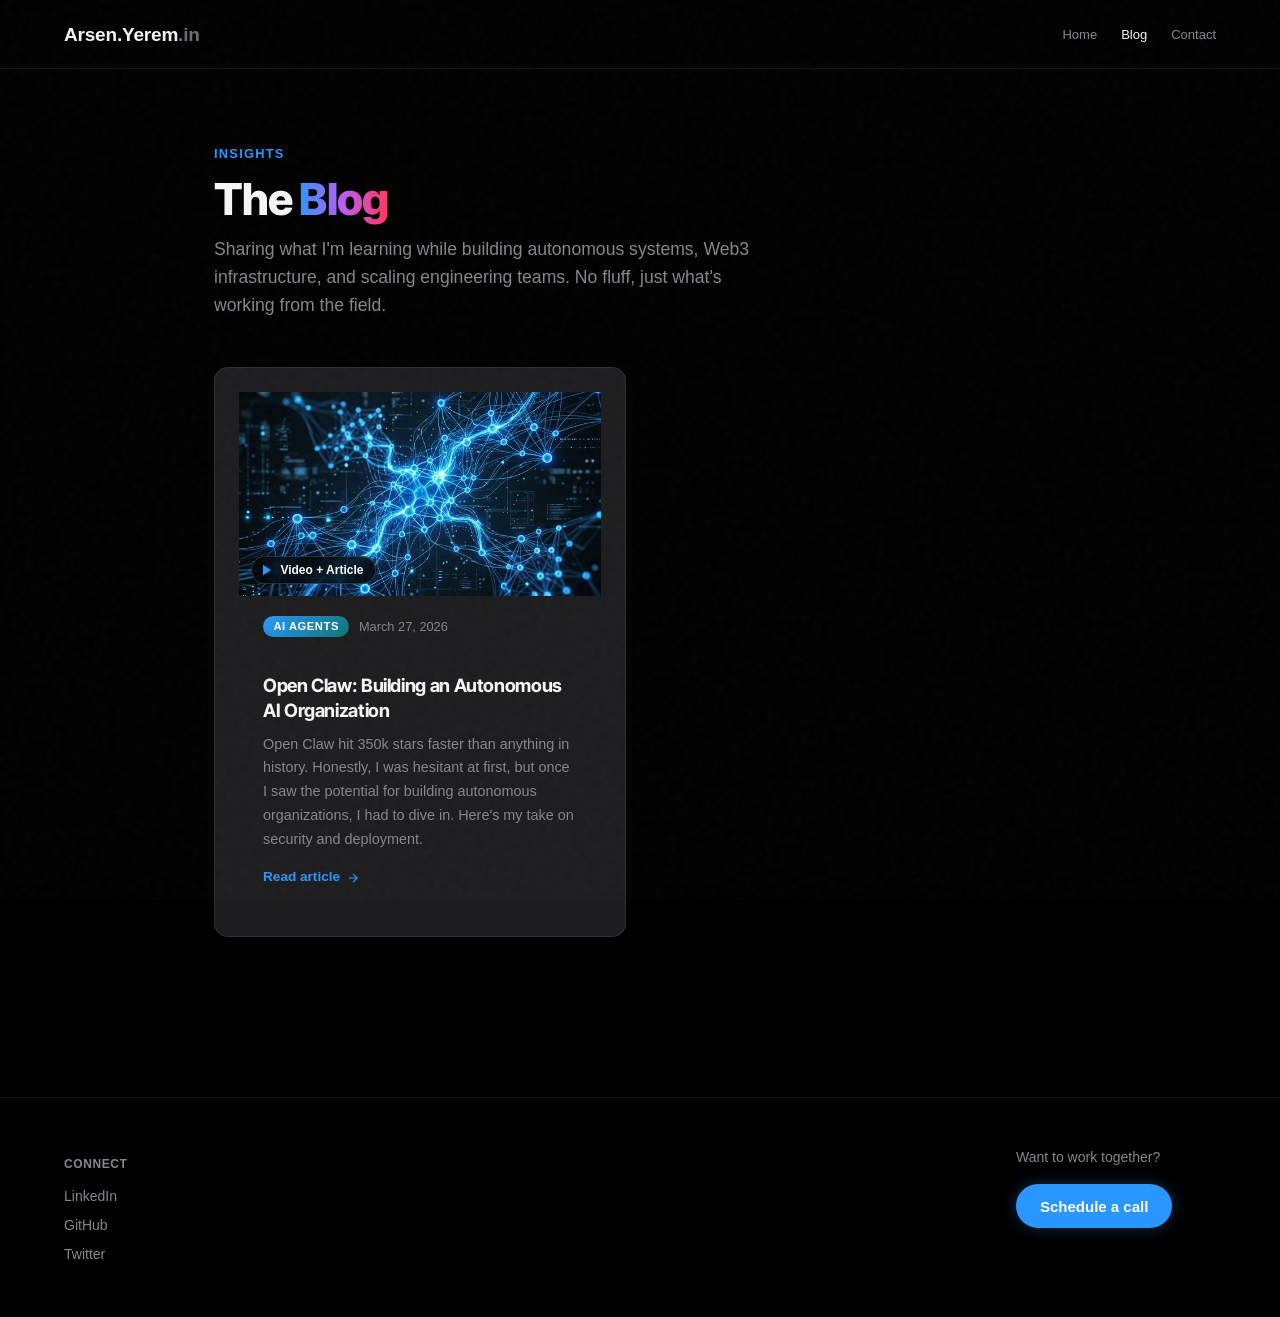
<file: blog/index.html>
<!DOCTYPE html>
<html lang="en">
<head>
  <meta charset="UTF-8">
  <meta name="viewport" content="width=device-width, initial-scale=1.0">
  <title>Blog | Arsen Yeremin — Fractional CTO & AI Specialist</title>
  <meta name="description" content="Insights on AI agents, autonomous systems, Web3 infrastructure, and engineering leadership from Fractional CTO Arsen Yeremin.">
  <meta name="author" content="Arsen Yeremin">
  <meta name="robots" content="index, follow">
  <link rel="canonical" href="https://Arsen.Yerem.in/blog/">

  <meta property="og:type" content="website">
  <meta property="og:url" content="https://Arsen.Yerem.in/blog/">
  <meta property="og:title" content="Blog | Arsen Yeremin">
  <meta property="og:description" content="Insights on AI agents, autonomous systems, Web3, and engineering leadership.">
  <meta property="og:image" content="https://avatars.githubusercontent.com/u/298235?v=4">
  <meta property="og:site_name" content="Arsen Yeremin">

  <link rel="preconnect" href="https://fonts.googleapis.com">
  <link rel="preconnect" href="https://fonts.gstatic.com" crossorigin>
  <link rel="preload" href="https://fonts.googleapis.com/css2?family=Inter:wght@400;500;600&family=Inter+Tight:wght@500;600;700;800&family=Fira+Code:wght@400;600&display=swap" as="style" onload="this.onload=null;this.rel='stylesheet'">
  <noscript><link href="https://fonts.googleapis.com/css2?family=Inter:wght@400;500;600&family=Inter+Tight:wght@500;600;700;800&family=Fira+Code:wght@400;600&display=swap" rel="stylesheet"></noscript>

  <link rel="stylesheet" href="../style1.css">
  <link rel="stylesheet" href="../style2.css">

  <style>
    .blog-index {
      max-width: 900px;
      margin: 0 auto;
      padding: 4rem 1.5rem 6rem;
    }

    .blog-index__header {
      margin-bottom: 3rem;
    }
    .blog-index__eyebrow {
      font-size: 0.8rem;
      font-weight: 700;
      text-transform: uppercase;
      letter-spacing: 0.1em;
      color: var(--color-accent);
      margin-bottom: 0.75rem;
    }
    .blog-index__title {
      font-family: 'Inter Tight', sans-serif;
      font-size: clamp(2rem, 5vw, 2.75rem);
      font-weight: 800;
      letter-spacing: -0.02em;
      color: var(--color-text);
      margin-bottom: 0.75rem;
    }
    .blog-index__subtitle {
      font-size: 1.1rem;
      color: var(--color-text-muted);
      max-width: 540px;
    }

    .blog-grid {
      display: grid;
      grid-template-columns: repeat(auto-fill, minmax(340px, 1fr));
      gap: 1.75rem;
    }

    .blog-card {
      display: flex;
      flex-direction: column;
      background: var(--color-surface, rgba(255,255,255,0.03));
      border: 1px solid var(--color-border);
      border-radius: 14px;
      overflow: hidden;
      transition: transform 0.3s ease, box-shadow 0.3s ease, border-color 0.3s ease;
      text-decoration: none;
      color: inherit;
    }
    .blog-card:hover {
      transform: translateY(-5px);
      box-shadow: 0 16px 32px rgba(0,0,0,0.35);
      border-color: var(--color-accent);
    }

    .blog-card__thumb {
      position: relative;
      aspect-ratio: 16 / 9;
      overflow: hidden;
      background: #0a0a0a;
    }
    .blog-card__thumb img {
      width: 100%;
      height: 100%;
      object-fit: cover;
      display: block;
      transition: transform 0.4s ease;
    }
    .blog-card:hover .blog-card__thumb img {
      transform: scale(1.04);
    }
    .blog-card__video-badge {
      position: absolute;
      bottom: 0.75rem;
      left: 0.75rem;
      background: rgba(0,0,0,0.75);
      backdrop-filter: blur(8px);
      border: 1px solid rgba(255,255,255,0.15);
      border-radius: 999px;
      display: flex;
      align-items: center;
      gap: 0.4rem;
      padding: 0.25rem 0.75rem 0.25rem 0.5rem;
      font-size: 0.75rem;
      color: #fff;
      font-weight: 600;
    }
    .blog-card__video-badge svg {
      width: 14px;
      height: 14px;
      color: var(--color-accent);
    }

    .blog-card__body {
      padding: 1.25rem 1.5rem 1.5rem;
      display: flex;
      flex-direction: column;
      flex: 1;
    }
    .blog-card__meta {
      display: flex;
      gap: 0.6rem;
      align-items: center;
      margin-bottom: 0.75rem;
      flex-wrap: wrap;
    }
    .blog-card__topic {
      background: linear-gradient(135deg, var(--color-accent, #0d9488) 0%, #0f766e 100%);
      color: #fff;
      padding: 0.15rem 0.65rem;
      border-radius: 999px;
      font-size: 0.7rem;
      font-weight: 700;
      text-transform: uppercase;
      letter-spacing: 0.05em;
    }
    .blog-card__date {
      font-size: 0.8rem;
      color: var(--color-text-muted);
    }
    .blog-card__title {
      font-family: 'Inter Tight', sans-serif;
      font-size: 1.15rem;
      font-weight: 700;
      line-height: 1.35;
      color: var(--color-text);
      margin-bottom: 0.6rem;
      transition: color 0.2s;
    }
    .blog-card:hover .blog-card__title { color: var(--color-accent); }
    .blog-card__excerpt {
      font-size: 0.9rem;
      color: var(--color-text-muted);
      line-height: 1.65;
      flex: 1;
      margin-bottom: 1rem;
    }
    .blog-card__read-more {
      display: inline-flex;
      align-items: center;
      gap: 0.35rem;
      font-size: 0.85rem;
      font-weight: 600;
      color: var(--color-accent);
    }
    .blog-card__read-more svg { width: 14px; height: 14px; transition: transform 0.2s; }
    .blog-card:hover .blog-card__read-more svg { transform: translateX(3px); }

    @media (max-width: 640px) {
      .blog-index { padding: 3rem 1rem 4rem; }
      .blog-grid { grid-template-columns: 1fr; }
    }
  </style>
</head>
<body class="theme-dark">

  <header class="header" data-astro-cid-3ef6ksr2>
    <div class="container header__inner" data-astro-cid-3ef6ksr2>
      <a href="/" class="header__logo" data-astro-cid-3ef6ksr2>Arsen.Yerem<span class="header__logo-tld" data-astro-cid-3ef6ksr2>.in</span></a>
      <nav class="header__nav" data-astro-cid-3ef6ksr2>
        <a href="/" class="header__link" data-astro-cid-3ef6ksr2>Home</a>
        <a href="/blog/" class="header__link header__link--active" data-astro-cid-3ef6ksr2>Blog</a>
        <a href="https://calendar.app.google/93NLV73sQd1DXuUB6" class="header__link" data-astro-cid-3ef6ksr2>Contact</a>
      </nav>
    </div>
  </header>

  <main style="padding-top: 80px;">
    <div class="blog-index">

      <header class="blog-index__header">
        <p class="blog-index__eyebrow">Insights</p>
        <h1 class="blog-index__title">The <span class="gradient-text">Blog</span></h1>
        <p class="blog-index__subtitle">Sharing what I'm learning while building autonomous systems, Web3 infrastructure, and scaling engineering teams. No fluff, just what's working from the field.</p>
      </header>

      <div class="blog-grid">

        <!-- Post 1: Open Claw -->
        <a href="./open-claw.html" class="blog-card">
          <div class="blog-card__thumb">
            <img src="../images/blog1_img.png" alt="Open Claw: Building an Autonomous AI Organization" loading="lazy">
            <div class="blog-card__video-badge">
              <svg viewBox="0 0 24 24" fill="currentColor"><polygon points="5 3 19 12 5 21 5 3"/></svg>
              Video + Article
            </div>
          </div>
          <div class="blog-card__body">
            <div class="blog-card__meta">
              <span class="blog-card__topic">AI Agents</span>
              <span class="blog-card__date">March 27, 2026</span>
            </div>
            <h2 class="blog-card__title">Open Claw: Building an Autonomous AI Organization</h2>
            <p class="blog-card__excerpt">Open Claw hit 350k stars faster than anything in history. Honestly, I was hesitant at first, but once I saw the potential for building autonomous organizations, I had to dive in. Here's my take on security and deployment.</p>
            <span class="blog-card__read-more">
              Read article
              <svg viewBox="0 0 24 24" fill="none" stroke="currentColor" stroke-width="2"><path d="M5 12h14M12 5l7 7-7 7"/></svg>
            </span>
          </div>
        </a>

      </div><!-- /.blog-grid -->
    </div>
  </main>

  <footer class="footer">
    <div class="container footer__inner">
      <div class="footer__section">
        <h4 class="footer__title">Connect</h4>
        <ul class="footer__links">
          <li><a href="https://linkedin.com/in/arsenyeremin/" class="footer__link" target="_blank" rel="noopener noreferrer">LinkedIn</a></li>
          <li><a href="https://github.com/arsen3d" class="footer__link" target="_blank" rel="noopener noreferrer">GitHub</a></li>
          <li><a href="https://twitter.com/arsen3d" class="footer__link" target="_blank" rel="noopener noreferrer">Twitter</a></li>
        </ul>
      </div>
      <div class="footer__section">
        <p class="footer__cta">Want to work together?</p>
        <a href="https://calendar.app.google/93NLV73sQd1DXuUB6" class="btn btn--primary">Schedule a call</a>
      </div>
    </div>
  </footer>

</body>
</html>
</file>
<file: style1.css>
:root{--color-bg: #000000;--color-surface: #1d1d1f;--color-surface-alt: #2d2d2d;--color-text: #f5f5f7;--color-text-muted: #86868b;--color-text-tertiary: #6e6e73;--color-border: rgba(255, 255, 255, .08);--color-accent: #2997ff;--color-accent-hover: #0077ed;--color-accent-light: rgba(41, 151, 255, .15);--color-accent-purple: #bf5af2;--color-accent-pink: #ff375f;--font-body: -apple-system, BlinkMacSystemFont, "SF Pro Text", "Segoe UI", Roboto, sans-serif;--font-heading: -apple-system, BlinkMacSystemFont, "SF Pro Display", "Segoe UI", Roboto, sans-serif;--font-mono: "SF Mono", "Fira Code", monospace;--font-size-sm: 14px;--font-size-base: 17px;--font-size-lg: 21px;--font-size-xl: 24px;--font-size-2xl: 32px;--font-size-3xl: 40px;--font-size-4xl: 56px;--font-size-5xl: 64px;--font-size-hero: clamp(56px, 10vw, 96px);--line-height-tight: 1.05;--line-height-normal: 1.5;--line-height-relaxed: 1.6;--space-xs: 4px;--space-sm: 8px;--space-md: 16px;--space-lg: 24px;--space-xl: 40px;--space-2xl: 64px;--space-3xl: 100px;--space-4xl: 150px;--space-1: 4px;--space-2: 8px;--space-3: 12px;--space-4: 16px;--space-6: 24px;--space-8: 32px;--space-12: 48px;--space-16: 64px;--space-20: 80px;--space-24: 96px;--max-width-content: 980px;--max-width-page: 1200px;--border-radius: 8px;--border-radius-lg: 16px;--border-radius-xl: 24px;--border-radius-pill: 980px;--transition-fast: .15s ease;--transition-normal: .25s ease;--transition-spring: .3s cubic-bezier(.25, .46, .45, .94)}.theme-light{--color-bg: #ffffff;--color-surface: #f5f5f7;--color-surface-alt: #ffffff;--color-text: #1d1d1f;--color-text-muted: #6e6e73;--color-text-tertiary: #86868b;--color-border: rgba(0, 0, 0, .1);--color-accent-light: rgba(41, 151, 255, .1);--glass-bg: rgba(0, 0, 0, .03);--glass-border: rgba(0, 0, 0, .08);--header-bg: rgba(255, 255, 255, .8)}.theme-light .text-white,.theme-light .text-high-contrast{color:#1d1d1f!important}.theme-light .text-gradient{background:linear-gradient(135deg,#0071e3,#9b4dca);-webkit-background-clip:text;-webkit-text-fill-color:transparent;background-clip:text}.theme-light .glass-card,.theme-light .glass-panel{background:#00000005;border-color:#00000014}.theme-light .glass-card:hover,.theme-light .glass-panel:hover{background:#0000000a;border-color:#0000001f;box-shadow:0 10px 30px #00000014}*,*:before,*:after{box-sizing:border-box;margin:0;padding:0}:root{--header-bg: rgba(0, 0, 0, .8)}html{font-size:16px;scroll-behavior:smooth;-webkit-font-smoothing:antialiased;-moz-osx-font-smoothing:grayscale}body:before{content:"";position:fixed;top:0;left:0;width:100vw;height:100vh;pointer-events:none;z-index:9999;opacity:.03;background-image:url("data:image/svg+xml,%3Csvg viewBox='0 0 200 200' xmlns='http://www.w3.org/2000/svg'%3E%3Cfilter id='noiseFilter'%3E%3CfeTurbulence type='fractalNoise' baseFrequency='0.65' numOctaves='3' stitchTiles='stitch'/%3E%3C/filter%3E%3Crect width='100%25' height='100%25' filter='url(%23noiseFilter)'/%3E%3C/svg%3E")}body{font-family:var(--font-body);font-size:var(--font-size-base);line-height:var(--line-height-normal);color:var(--color-text);background-color:var(--color-bg)}h1,h2,h3,h4,h5,h6{font-family:var(--font-heading);font-weight:700;line-height:var(--line-height-tight);color:var(--color-text)}h1{font-size:var(--font-size-4xl);letter-spacing:-.025em;margin-bottom:var(--space-2)}h2{font-size:var(--font-size-3xl);letter-spacing:-.02em;margin-top:var(--space-6);margin-bottom:var(--space-2)}h3{font-size:var(--font-size-2xl);letter-spacing:-.01em;margin-top:var(--space-4);margin-bottom:var(--space-2)}h4{font-size:var(--font-size-xl);letter-spacing:-.01em;margin-top:var(--space-3);margin-bottom:var(--space-1)}p{margin-bottom:var(--space-3);line-height:1.6}a{color:var(--color-accent);text-decoration:none;transition:color var(--transition-fast);background-image:linear-gradient(var(--color-accent),var(--color-accent));background-position:0% 100%;background-repeat:no-repeat;background-size:0% 2px;transition:background-size .3s ease,color var(--transition-fast)}a:hover{color:var(--color-accent-hover);background-size:100% 2px}strong,b{font-weight:700;color:var(--color-text)}em,i{font-style:italic}.container{width:100%;max-width:var(--max-width-page);margin:0 auto;padding:0 var(--space-6)}.content{max-width:var(--max-width-content)}.section{padding:var(--space-16) 0}.section--alt{background-color:var(--color-surface-alt)}.btn{display:inline-flex;align-items:center;justify-content:center;height:44px;padding:0 24px;font-size:15px;font-weight:600;border-radius:980px;text-decoration:none;transition:all .2s ease;cursor:pointer;border:none;line-height:1;box-sizing:border-box;font-family:var(--font-body);gap:8px}.btn-primary,.btn--primary{background-color:var(--color-accent);color:#fff;box-shadow:0 0 15px #2997ff4d}.btn-primary:hover,.btn--primary:hover{background-color:var(--color-accent-hover);transform:translateY(-1px);box-shadow:0 0 20px #2997ff80;text-decoration:none;color:#fff}.btn-secondary,.btn--secondary,.btn-ghost{background-color:#ffffff14;color:#fff;border:1px solid rgba(255,255,255,.15);backdrop-filter:blur(10px);-webkit-backdrop-filter:blur(10px)}.btn-secondary:hover,.btn--secondary:hover,.btn-ghost:hover{background-color:#ffffff26;border-color:#ffffff80;color:#fff;transform:translateY(-1px);text-decoration:none}.services{display:grid;grid-template-columns:repeat(3,1fr);gap:var(--space-8)}.service-card{padding:var(--space-8);background-color:var(--color-surface);border:1px solid var(--color-border);border-radius:var(--border-radius)}.service-card__title{font-size:var(--font-size-xl);font-weight:600;margin-bottom:var(--space-3)}.service-card__description{color:var(--color-text-muted);font-size:var(--font-size-base);margin:0}@media(max-width:768px){.services{grid-template-columns:1fr;gap:var(--space-4)}}.work-with{max-width:700px}.work-with__list{list-style:none;margin-bottom:var(--space-6)}.work-with__item{padding:var(--space-2) 0;padding-left:var(--space-6);position:relative;color:var(--color-text-muted)}.work-with__item:before{content:"→";position:absolute;left:0;color:var(--color-accent)}.work-with__note{font-size:var(--font-size-lg);color:var(--color-text);margin-bottom:var(--space-2)}.work-with__honest{color:var(--color-text-muted);font-style:italic}.featured{display:grid;gap:var(--space-6)}.featured__main{padding:var(--space-8);background-color:var(--color-accent-light);border-radius:var(--border-radius);border:1px solid var(--color-accent)}.featured__main-title{font-size:var(--font-size-2xl);margin-bottom:var(--space-4)}.featured__main-title a{color:var(--color-text)}.featured__main-title a:hover{color:var(--color-accent)}.featured__main-description{color:var(--color-text-muted);margin-bottom:var(--space-4)}.featured__secondary{display:grid;grid-template-columns:repeat(2,1fr);gap:var(--space-6)}@media(max-width:640px){.featured__secondary{grid-template-columns:1fr}}.blog-card{padding:var(--space-6);background-color:var(--color-surface);border:1px solid var(--color-border);border-radius:var(--border-radius);transition:border-color var(--transition-fast)}.blog-card:hover{border-color:var(--color-accent)}.blog-card__title{font-size:var(--font-size-lg);font-weight:600;margin-bottom:var(--space-2)}.blog-card__title a{color:var(--color-text)}.blog-card__title a:hover{color:var(--color-accent);text-decoration:none}.blog-card__meta{font-size:var(--font-size-sm);color:var(--color-text-light)}.about-preview{display:flex;gap:var(--space-8);align-items:flex-start}.about-preview__photo{flex-shrink:0;width:120px;height:120px;border-radius:50%;background-color:var(--color-surface-alt);overflow:hidden}.about-preview__photo img{width:100%;height:100%;object-fit:cover}.about-preview__content{flex:1}.about-preview__text{color:var(--color-text-muted);margin-bottom:var(--space-4)}@media(max-width:640px){.about-preview{flex-direction:column;align-items:center;text-align:center}.about-preview__photo{margin-bottom:var(--space-4)}}.footer{padding:var(--space-12) 0;border-top:1px solid var(--color-border);margin-top:var(--space-16)}.footer__inner{display:flex;justify-content:space-between;flex-wrap:wrap;gap:var(--space-8)}.footer__section{min-width:200px}.footer__title{font-size:12px;font-weight:600;color:var(--color-text-muted);margin-bottom:var(--space-3);text-transform:uppercase;letter-spacing:.05em}.footer__links{list-style:none}.footer__link{display:block;padding:var(--space-1) 0;font-size:var(--font-size-sm);color:var(--color-text-muted);text-decoration:none}.footer__link:hover{color:var(--color-accent);text-decoration:none}.footer__cta{font-size:var(--font-size-sm);color:var(--color-text-muted);margin-bottom:var(--space-4)}@media(max-width:640px){.footer__inner{flex-direction:column}}.page{padding:var(--space-12) 0}.page__header{margin-bottom:var(--space-8)}.page__title{font-size:var(--font-size-4xl);margin-bottom:var(--space-4)}.page__description{font-size:var(--font-size-xl);color:var(--color-text-muted);max-width:600px}.post{padding:var(--space-6) 0}.post__header{margin-bottom:var(--space-4);text-align:center}.post__title{font-size:var(--font-size-4xl);margin-bottom:var(--space-2);max-width:800px;margin-left:auto;margin-right:auto;line-height:1.1}.post__meta{font-size:var(--font-size-sm);color:var(--color-text-muted);margin-top:var(--space-1);display:flex;gap:var(--space-4);justify-content:center;flex-wrap:wrap}.post__topic{display:inline-block;padding:var(--space-1) var(--space-3);background-color:var(--color-accent-light);color:var(--color-accent);border-radius:4px;font-size:var(--font-size-sm);font-weight:500;text-decoration:none}.post__topic:hover{text-decoration:none;background-color:var(--color-accent);color:#fff}.post__header--inline{text-align:left;margin-bottom:var(--space-4)}.post__header--inline .post__title{margin-left:0;margin-right:0;max-width:none}.post__header--inline .post__meta{justify-content:flex-start}.post__content{max-width:100%;margin:0 auto}.post__content>p,.post__content>ul,.post__content>ol,.post__content>h2,.post__content>h3,.post__content>h4,.post__content>blockquote,.post__content>figure{max-width:810px}.post__content h2{margin-top:var(--space-24);margin-bottom:var(--space-6);letter-spacing:-.02em;font-weight:700;padding-top:var(--space-4);line-height:1.15}.post__content h2:first-of-type{border-top:none;padding-top:0;margin-top:var(--space-4)}.post__content h3{margin-top:var(--space-16);margin-bottom:var(--space-4);letter-spacing:-.015em;font-weight:600;color:var(--color-text);line-height:1.2}.post__content p{margin-bottom:var(--space-4);line-height:1.6}.post__content>p{margin-bottom:var(--space-12);font-size:1.05rem}.post__content blockquote{position:relative;border-left:4px solid;border-image:linear-gradient(180deg,var(--color-accent),var(--color-accent-hover)) 1;padding:var(--space-4) var(--space-6);margin:var(--space-6) 0;font-size:1.05em;color:var(--color-text);background:linear-gradient(135deg,var(--color-background-alt) 0%,rgba(13,148,136,.03) 100%);border-radius:0 var(--border-radius) var(--border-radius) 0;font-style:normal}.post__content blockquote:before{content:'"';position:absolute;top:-8px;left:12px;font-size:4rem;font-family:Georgia,serif;color:var(--color-accent);opacity:.15;line-height:1;pointer-events:none}.post__content blockquote p{margin-bottom:var(--space-2)}.post__content blockquote p:last-child{margin-bottom:0}.post__content mark,mark{background:linear-gradient(120deg,#fff59d,#ffeb3b);padding:.1em .3em;border-radius:3px;color:#1a1a1a;font-weight:500;box-decoration-break:clone;-webkit-box-decoration-break:clone}.pullquote,.post__content .pullquote{font-size:1.35em;font-weight:500;text-align:center;color:var(--color-text);padding:var(--space-6) var(--space-4);margin:var(--space-8) 0;border-top:2px solid var(--color-accent);border-bottom:2px solid var(--color-accent);line-height:1.4;letter-spacing:-.01em}.post__content code{font-family:var(--font-family-mono);font-size:.875em;background-color:#f3f4f6;padding:.15em .4em;border-radius:4px;border:1px solid #e5e7eb;color:#d63384}.post__content pre{background-color:#1e293b;padding:var(--space-4);border-radius:var(--border-radius);overflow-x:auto;margin:var(--space-6) 0;border:1px solid #334155}.post__content pre code{background:none;padding:0;border:none;color:#e2e8f0;font-size:.85em}.post__content table{width:100%;border-collapse:collapse;margin:var(--space-6) 0}.post__content th,.post__content td{padding:var(--space-3) var(--space-4);text-align:left;border-bottom:1px solid var(--color-border)}.post__content th{font-weight:600;background-color:var(--color-background-alt)}.post__content hr{border:none;border-top:1px solid var(--color-border);margin:var(--space-8) 0}.posts-list{display:flex;flex-direction:column;gap:var(--space-6)}.contact{max-width:600px}.contact__cta{font-size:var(--font-size-xl);margin-bottom:var(--space-8)}.contact__method{margin-bottom:var(--space-6)}.contact__label{font-weight:600;margin-bottom:var(--space-2);display:block}.mb-4{margin-bottom:var(--space-4)}.mb-8{margin-bottom:var(--space-8)}.post__content img{max-width:100%;height:auto;border-radius:var(--border-radius);display:block;margin:var(--space-6) auto}.img-float-right{float:right;margin-left:var(--space-6);margin-bottom:var(--space-4);max-width:350px!important;width:100%}.img-float-left{float:left;margin-right:var(--space-6);margin-bottom:var(--space-4);max-width:350px!important;width:100%}.clearfix:after{content:"";clear:both;display:table}@media(max-width:768px){.img-float-right,.img-float-left{float:none;margin-left:auto;margin-right:auto;max-width:100%!important}}.img-small-center{width:50%;max-width:100%;display:block;margin:var(--space-6) 0!important}@media(max-width:640px){.img-small-center{width:90%}}.post__content ul,.post__content ol{margin-bottom:var(--space-6);padding-left:0!important;list-style:none!important;margin-left:0!important}.post__content ul:not(.toc__list) li{position:relative;padding-left:1.5rem!important;margin-bottom:.5rem;line-height:1.7;list-style:none!important}.post__content ul:not(.toc__list) li:before{content:"•";color:var(--color-accent);font-weight:700;font-size:1em;position:absolute;left:0;top:0;line-height:inherit}.post__content ol{counter-reset:post-counter}.post__content ol li{position:relative;padding-left:2rem!important;margin-bottom:.75rem;line-height:1.75;list-style:none!important}.post__content ol li:before{counter-increment:post-counter;content:counter(post-counter) ".";color:var(--color-accent);font-weight:700;position:absolute;left:0}.btn-primary{background:var(--accent-blue);color:#fff;padding:12px 24px;border-radius:980px;font-size:17px;font-weight:500;border:none;cursor:pointer;transition:all .2s ease;text-decoration:none;display:inline-flex;align-items:center;justify-content:center}.btn-primary:hover{background:#0077ed;transform:scale(1.02);box-shadow:0 4px 12px #2997ff4d}.btn-ghost{color:var(--accent-blue);background:transparent;font-size:17px;font-weight:500;padding:12px 24px;text-decoration:none;display:inline-flex;align-items:center;justify-content:center}.btn-ghost:hover{text-decoration:underline}.gradient-text{background:linear-gradient(90deg,var(--color-accent) 0%,var(--color-accent-purple) 50%,var(--color-accent-pink) 100%);-webkit-background-clip:text;-webkit-text-fill-color:transparent;background-clip:text}.glass-card{background:#ffffff0a;backdrop-filter:blur(20px);-webkit-backdrop-filter:blur(20px);border:1px solid var(--color-border);border-radius:var(--border-radius-xl);transition:all var(--transition-spring)}.glass-card:hover{background:#ffffff14;transform:translateY(-4px);box-shadow:0 0 1px #ffffff26,0 20px 40px #00000080}@keyframes fadeInUp{0%{opacity:0;transform:translateY(40px)}to{opacity:1;transform:translateY(0)}}.animate-on-scroll{animation:fadeInUp .8s ease-out both;animation-timeline:view();animation-range:entry 0% entry 25%}@supports not (animation-timeline: view()){.animate-on-scroll{opacity:1;transform:none}}.stagger>*:nth-child(1){--delay: 0s}.stagger>*:nth-child(2){--delay: .1s}.stagger>*:nth-child(3){--delay: .2s}.stagger>*:nth-child(4){--delay: .3s}.stagger>*:nth-child(5){--delay: .4s}.stagger>*{animation-delay:var(--delay)}.section-eyebrow{font-size:12px;font-weight:600;text-transform:uppercase;letter-spacing:.08em;color:var(--color-accent);text-align:center;margin-bottom:var(--space-sm)}.section-headline{font-size:clamp(40px,6vw,64px);font-weight:700;letter-spacing:-.02em;text-align:center;color:var(--color-text);margin-bottom:var(--space-3xl);line-height:var(--line-height-tight)}.text-center{text-align:center}.text-muted{color:var(--color-text-muted)}.text-tertiary{color:var(--color-text-tertiary)}.hero{padding:180px 0 120px;text-align:left;min-height:100dvh;display:flex;align-items:center;justify-content:space-between;gap:var(--space-12)}.hero__content{max-width:650px;width:100%;flex:1}.hero__visual{flex:0 0 450px;display:flex;justify-content:center;align-items:center;animation:fadeUp .8s ease-out .2s both}.hero__visual img{width:100%;height:auto;border-radius:24px;box-shadow:0 20px 40px -10px #00000080,0 0 0 1px #ffffff1a;transform:rotate(2deg);transition:transform .3s ease}.hero__visual img:hover{transform:rotate(0) scale(1.02)}.hero__title{font-size:var(--font-size-5xl);font-weight:700;letter-spacing:-.03em;line-height:1.1;margin-bottom:var(--space-6);max-width:900px;color:var(--color-text)}.hero__subtitle{font-size:var(--font-size-xl);color:var(--color-text-muted);max-width:600px;margin-bottom:var(--space-8);line-height:1.5;font-weight:400}.hero__actions{display:flex;gap:var(--space-4);justify-content:flex-start;flex-wrap:wrap}@media(max-width:960px){.hero{flex-direction:column;padding:140px var(--space-6) 80px;text-align:left;min-height:auto;gap:var(--space-8)}.hero__content{max-width:100%}.hero__visual{flex:auto;width:100%;max-width:400px;margin:0 auto}.hero__visual img{transform:rotate(0)}.hero__title{font-size:42px;line-height:1.1}.hero__subtitle{font-size:19px}}.glass-panel,.glass-card{background:#ffffff08;backdrop-filter:blur(20px);-webkit-backdrop-filter:blur(20px);border:1px solid rgba(255,255,255,.08);border-radius:var(--border-radius-xl);transition:all var(--transition-normal)}.glass-panel:hover,.glass-card:hover{background:#ffffff0f;border-color:#ffffff26;transform:translateY(-2px);box-shadow:0 20px 40px -10px #00000080}.text-gradient{background:linear-gradient(135deg,#2997ff,#bf5af2);-webkit-background-clip:text;-webkit-text-fill-color:transparent;background-clip:text;font-weight:700}.text-white,.text-high-contrast{color:#fff;font-weight:600}.pt-hero{padding-top:var(--space-3xl)}.animate-on-scroll{opacity:0;transform:translateY(20px);transition:opacity .6s ease-out,transform .6s ease-out}.animate-on-scroll.is-visible{opacity:1;transform:translateY(0)}.header[data-astro-cid-3ef6ksr2]{position:fixed;top:0;left:0;width:100%;z-index:1000;background:var(--header-bg);backdrop-filter:saturate(180%) blur(20px);-webkit-backdrop-filter:saturate(180%) blur(20px);border-bottom:1px solid var(--color-border);padding:12px 0;transition:background .3s ease}.header__inner[data-astro-cid-3ef6ksr2]{display:flex;align-items:center;justify-content:space-between;height:44px}.header__logo[data-astro-cid-3ef6ksr2]{font-size:19px;font-weight:600;color:var(--color-text);text-decoration:none;display:flex;align-items:center;position:relative;letter-spacing:-.01em;line-height:1}.header__logo-tld[data-astro-cid-3ef6ksr2]{color:var(--color-text-tertiary);transition:color .2s ease}.header__logo[data-astro-cid-3ef6ksr2]:hover .header__logo-tld[data-astro-cid-3ef6ksr2]{color:var(--color-text)}.header__logo-bubble[data-astro-cid-3ef6ksr2]{font-size:10px;background:var(--accent-blue);color:#fff;padding:2px 6px;border-radius:10px;margin-left:8px;opacity:0;transform:translateY(4px);transition:all .2s ease;pointer-events:none;line-height:1.2}.header__logo[data-astro-cid-3ef6ksr2]:hover .header__logo-bubble[data-astro-cid-3ef6ksr2]{opacity:1;transform:translateY(0)}.header__nav[data-astro-cid-3ef6ksr2]{display:flex;gap:24px;align-items:center}.header__link[data-astro-cid-3ef6ksr2]{font-size:13px;color:var(--color-text-muted);text-decoration:none;transition:color .2s ease;display:flex;align-items:center;font-weight:500;line-height:1}.header__link[data-astro-cid-3ef6ksr2]:hover,.header__link--active[data-astro-cid-3ef6ksr2]{color:var(--color-text)}.header__link-icon[data-astro-cid-3ef6ksr2]{font-size:13px;margin-right:4px}@media(max-width:768px){.header__nav[data-astro-cid-3ef6ksr2]{gap:16px}}
</file>
<file: style2.css>
.who-i-work-with[data-astro-cid-6crzhhkn]{background-color:var(--color-surface);padding:var(--space-4xl) 0}.container[data-astro-cid-6crzhhkn]{max-width:var(--max-width-page);margin:0 auto;padding:0 var(--space-6)}.section-header[data-astro-cid-6crzhhkn]{text-align:center;margin-bottom:var(--space-3xl);max-width:800px;margin-left:auto;margin-right:auto}.section-title[data-astro-cid-6crzhhkn]{font-size:clamp(32px,5vw,48px);font-weight:700;letter-spacing:-.02em;color:var(--color-text);margin-bottom:var(--space-md)}.section-intro[data-astro-cid-6crzhhkn]{font-size:var(--font-size-lg);color:var(--color-text-muted);line-height:1.5}.qualifier-grid[data-astro-cid-6crzhhkn]{display:grid;grid-template-columns:repeat(3,1fr);gap:var(--space-lg)}.qualifier-card[data-astro-cid-6crzhhkn]{background:var(--color-surface-alt);border:1px solid var(--border-subtle);border-radius:20px;padding:40px 32px;text-align:center;transition:transform .3s ease}.qualifier-card[data-astro-cid-6crzhhkn]:hover{transform:translateY(-4px)}.qualifier-card__icon[data-astro-cid-6crzhhkn]{width:56px;height:56px;background:var(--color-accent);border-radius:50%;display:flex;align-items:center;justify-content:center;margin:0 auto 24px;color:#fff}.qualifier-card__icon[data-astro-cid-6crzhhkn] .icon[data-astro-cid-6crzhhkn]{width:28px;height:28px}.qualifier-card[data-astro-cid-6crzhhkn] strong[data-astro-cid-6crzhhkn]{display:block;font-size:var(--font-size-xl);color:var(--color-text);margin-bottom:var(--space-sm)}.qualifier-card[data-astro-cid-6crzhhkn] p[data-astro-cid-6crzhhkn]{font-size:var(--font-size-base);color:var(--color-text-muted);margin:0;line-height:1.5}@media(max-width:900px){.qualifier-grid[data-astro-cid-6crzhhkn]{grid-template-columns:1fr;gap:var(--space-md)}}.bio-layout[data-astro-cid-tfkaw23r]{display:flex;align-items:center;gap:var(--space-12);max-width:900px;margin:0 auto}.bio-image[data-astro-cid-tfkaw23r]{flex-shrink:0;width:300px;position:relative}.headshot[data-astro-cid-tfkaw23r]{width:100%;height:auto;border-radius:var(--border-radius);box-shadow:var(--box-shadow-lg);transform:rotate(-2deg);transition:transform .3s ease}.headshot[data-astro-cid-tfkaw23r]:hover{transform:rotate(0) scale(1.02)}.bio-content[data-astro-cid-tfkaw23r]{flex:1}.bio-content[data-astro-cid-tfkaw23r] .section-title[data-astro-cid-tfkaw23r]{margin-top:0;font-size:2rem;margin-bottom:var(--space-4)}.text-xl[data-astro-cid-tfkaw23r]{font-size:1.25rem;color:var(--color-text);font-weight:500;margin-bottom:var(--space-6);line-height:1.5}.bio-content[data-astro-cid-tfkaw23r] p[data-astro-cid-tfkaw23r]{color:var(--color-text-muted);margin-bottom:var(--space-4)}.signature[data-astro-cid-tfkaw23r]{font-family:Georgia,Times New Roman,serif;font-style:italic;font-size:1.25rem;font-weight:500;color:var(--color-accent);margin-top:var(--space-4)}@media(max-width:768px){.bio-layout[data-astro-cid-tfkaw23r]{flex-direction:column;text-align:center;gap:var(--space-8)}.bio-image[data-astro-cid-tfkaw23r]{width:200px}.bio-content[data-astro-cid-tfkaw23r] .section-title[data-astro-cid-tfkaw23r]{font-size:1.75rem}}.bento-grid[data-astro-cid-ztjlteo2]{display:grid;grid-template-columns:1fr;gap:var(--space-6);width:100%;margin-top:var(--space-12)}@media(min-width:768px){.bento-grid[data-astro-cid-ztjlteo2]{grid-template-columns:repeat(3,1fr);grid-template-rows:repeat(2,minmax(280px,auto));gap:var(--space-8)}}.bento-card[data-astro-cid-jfpiyw7m]{background:#ffffff08;backdrop-filter:blur(20px);-webkit-backdrop-filter:blur(20px);border:1px solid rgba(255,255,255,.1);border-radius:var(--border-radius-xl);overflow:hidden;position:relative;display:flex;flex-direction:column;transition:all var(--transition-spring)}.bento-card[data-astro-cid-jfpiyw7m]:hover{background:#ffffff14;transform:translateY(-4px);box-shadow:0 0 1px #fff3,0 24px 48px #0009;border-color:#ffffff26}.bento-card__content[data-astro-cid-jfpiyw7m]{padding:var(--space-xl);flex:1;display:flex;flex-direction:column;z-index:2}.bento-card__title[data-astro-cid-jfpiyw7m]{font-family:var(--font-heading);font-size:var(--font-size-2xl);font-weight:700;margin-bottom:var(--space-xs);color:var(--color-text);letter-spacing:-.02em}.bento-card__subtitle[data-astro-cid-jfpiyw7m]{color:var(--color-text);font-size:var(--font-size-lg);margin-bottom:var(--space-md);font-weight:500;opacity:.9}.bento-card__body[data-astro-cid-jfpiyw7m]{color:var(--color-text-muted);font-size:var(--font-size-base);line-height:1.5}.bento-card__visual[data-astro-cid-jfpiyw7m]{background:linear-gradient(135deg,#1d1d1f,#2d2d2d);position:relative;overflow:hidden;min-height:200px;display:flex;align-items:center;justify-content:center}@media(min-width:768px){.col-span-2[data-astro-cid-jfpiyw7m]{grid-column:span 2}.col-span-3[data-astro-cid-jfpiyw7m]{grid-column:span 3}.row-span-2[data-astro-cid-jfpiyw7m]{grid-row:span 2}.visual-right[data-astro-cid-jfpiyw7m]{flex-direction:row-reverse}.visual-right[data-astro-cid-jfpiyw7m] .bento-card__visual[data-astro-cid-jfpiyw7m]{width:50%;min-height:auto}.visual-right[data-astro-cid-jfpiyw7m] .bento-card__content[data-astro-cid-jfpiyw7m]{width:50%;justify-content:center}.visual-left[data-astro-cid-jfpiyw7m]{flex-direction:row}.visual-left[data-astro-cid-jfpiyw7m] .bento-card__visual[data-astro-cid-jfpiyw7m]{width:50%;min-height:auto}}.mockup-dashboard[data-astro-cid-dmg5t26a]{width:100%;max-width:90%;background:linear-gradient(180deg,#2c2c2e,#1c1c1e);border-radius:12px;box-shadow:0 8px 32px #00000080,0 0 0 1px #ffffff1a,inset 0 1px #ffffff1a;overflow:hidden;padding:16px;position:relative}.mockup-header[data-astro-cid-dmg5t26a]{display:flex;justify-content:space-between;align-items:center;margin-bottom:16px;border-bottom:1px solid rgba(255,255,255,.08);padding-bottom:12px}.mockup-title[data-astro-cid-dmg5t26a]{height:8px;width:30%;background:#fff3;border-radius:4px}.mockup-actions[data-astro-cid-dmg5t26a]{display:flex;gap:4px}.action-circle[data-astro-cid-dmg5t26a]{width:6px;height:6px;border-radius:50%;background:#fff3}.table-header[data-astro-cid-dmg5t26a]{display:flex;gap:8px;margin-bottom:8px}.th[data-astro-cid-dmg5t26a]{height:6px;background:#ffffff1a;border-radius:3px}.th-1[data-astro-cid-dmg5t26a]{width:40%}.th-2[data-astro-cid-dmg5t26a]{width:30%}.th-3[data-astro-cid-dmg5t26a]{width:20%}.table-row[data-astro-cid-dmg5t26a]{display:flex;gap:8px;margin-bottom:8px;align-items:center;opacity:0;animation:slideFadeIn .5s ease forwards}.td[data-astro-cid-dmg5t26a]{height:6px;border-radius:3px;background:#ffffff0d}.td-1[data-astro-cid-dmg5t26a]{width:40%;height:8px;background:#ffffff26}.td-2[data-astro-cid-dmg5t26a]{width:30%}.td-status[data-astro-cid-dmg5t26a]{width:20px;height:12px;border-radius:12px;background:#2997ff4d;border:1px solid rgba(41,151,255,.5)}@keyframes slideFadeIn{0%{opacity:0;transform:translateY(4px)}to{opacity:1;transform:translateY(0)}}.mockup-portal[data-astro-cid-smtrby4o]{width:100%;height:100%;display:flex;align-items:center;justify-content:center}.portal-card[data-astro-cid-smtrby4o]{width:120px;background:linear-gradient(145deg,#2c2c2e,#1c1c1e);padding:20px;border-radius:16px;box-shadow:0 14px 34px -8px #0009,0 0 0 1px #ffffff1a,inset 0 1px #ffffff0d;display:flex;flex-direction:column;align-items:center;gap:10px;position:relative}.avatar-circle[data-astro-cid-smtrby4o]{width:32px;height:32px;background:#ffffff1a;border-radius:50%;margin-bottom:4px;border:1px solid rgba(255,255,255,.05)}.input-line[data-astro-cid-smtrby4o]{width:100%;height:6px;background:#ffffff0d;border-radius:3px}.input-line[data-astro-cid-smtrby4o].short{width:70%}.login-btn[data-astro-cid-smtrby4o]{width:100%;height:20px;background:var(--color-accent);border-radius:4px;margin-top:4px;opacity:.8}.verified-badge[data-astro-cid-smtrby4o]{position:absolute;top:-8px;right:-8px;width:24px;height:24px;background:#34c759;border-radius:50%;display:flex;align-items:center;justify-content:center;box-shadow:0 2px 8px #0000004d;border:2px solid #1c1c1e;animation:popIn .5s cubic-bezier(.175,.885,.32,1.275) forwards;transform:scale(0);animation-delay:.5s}.check-icon[data-astro-cid-smtrby4o]{width:14px;height:14px;color:#fff}@keyframes popIn{to{transform:scale(1)}}.mockup-pipeline[data-astro-cid-j6xk7lli]{width:100%;height:100%;display:flex;align-items:center;justify-content:center;padding:20px}.pipeline-track[data-astro-cid-j6xk7lli]{display:flex;align-items:center;justify-content:space-between;width:100%;max-width:240px;position:relative}.pipeline-line[data-astro-cid-j6xk7lli]{position:absolute;top:50%;left:0;right:0;height:2px;background:#ffffff1a;transform:translateY(-50%);z-index:0}.node[data-astro-cid-j6xk7lli]{position:relative;z-index:1;display:flex;flex-direction:column;align-items:center;gap:6px}.node-icon[data-astro-cid-j6xk7lli]{width:24px;height:24px;border-radius:50%;background:#1c1c1e;border:2px solid rgba(255,255,255,.2);transition:border-color .3s ease}.node-label[data-astro-cid-j6xk7lli]{width:30px;height:4px;background:#ffffff1a;border-radius:2px}.data-packet[data-astro-cid-j6xk7lli]{position:absolute;top:50%;left:0;width:8px;height:8px;background:#fff;border-radius:50%;transform:translate(-50%,-50%);box-shadow:0 0 12px 2px var(--color-accent);z-index:2;animation:flowPacket 3s infinite linear}@keyframes flowPacket{0%{left:0%;opacity:0}10%{opacity:1}90%{opacity:1}to{left:100%;opacity:0}}.node-start[data-astro-cid-j6xk7lli] .node-icon[data-astro-cid-j6xk7lli]{animation:pulseNode 3s infinite 0s}.node-middle[data-astro-cid-j6xk7lli] .node-icon[data-astro-cid-j6xk7lli]{animation:pulseNode 3s infinite 1.5s}.node-end[data-astro-cid-j6xk7lli] .node-icon[data-astro-cid-j6xk7lli]{animation:pulseNode 3s infinite 3s}@keyframes pulseNode{0%,90%,to{border-color:#fff3;transform:scale(1)}10%{border-color:var(--color-accent);transform:scale(1.2);box-shadow:0 0 15px #2997ff4d}}.mockup-content-pool[data-astro-cid-v55xxemt]{width:100%;height:100%;min-height:240px;background:radial-gradient(circle at top right,#242426,#151516);position:relative;overflow:hidden;padding:20px;display:flex;align-items:center;justify-content:center}.masonry-grid[data-astro-cid-v55xxemt]{display:flex;gap:12px;width:100%;height:100%;transform:rotate(-5deg) scale(1.1);opacity:.8;transition:transform .5s ease}.mockup-content-pool[data-astro-cid-v55xxemt]:hover .masonry-grid[data-astro-cid-v55xxemt]{transform:rotate(0) scale(1);opacity:1}.col[data-astro-cid-v55xxemt]{display:flex;flex-direction:column;gap:12px;flex:1}.col--1[data-astro-cid-v55xxemt]{transform:translateY(-20px)}.col--3[data-astro-cid-v55xxemt]{transform:translateY(-40px)}.asset-card[data-astro-cid-v55xxemt]{background:#ffffff0d;border:1px solid rgba(255,255,255,.1);border-radius:12px;padding:12px;position:relative;overflow:hidden;min-height:80px;backdrop-filter:blur(4px);transition:all .3s ease;display:flex;flex-direction:column;gap:8px}.mockup-content-pool[data-astro-cid-v55xxemt]:hover .asset-card[data-astro-cid-v55xxemt]:hover{background:#ffffff1a;border-color:#ffffff40;transform:scale(1.05);z-index:10;box-shadow:0 10px 20px #0003}.h-tall[data-astro-cid-v55xxemt]{flex:1.5}.icon-badge[data-astro-cid-v55xxemt]{width:24px;height:24px;border-radius:6px;display:flex;align-items:center;justify-content:center;color:#fffc}.badge-text[data-astro-cid-v55xxemt]{background:#3b82f633;color:#60a5fa}.badge-image[data-astro-cid-v55xxemt]{background:#a855f733;color:#c084fc}.badge-audio[data-astro-cid-v55xxemt]{background:#ec489933;color:#f472b6}.lines[data-astro-cid-v55xxemt] .line[data-astro-cid-v55xxemt]{height:4px;background:#ffffff1a;border-radius:2px;margin-bottom:6px}.w-100[data-astro-cid-v55xxemt]{width:100%}.w-75[data-astro-cid-v55xxemt]{width:75%}.w-50[data-astro-cid-v55xxemt]{width:50%}.image-placeholder[data-astro-cid-v55xxemt]{flex:1;background:linear-gradient(135deg,#ffffff0d,#ffffff03);border-radius:4px}.card-video[data-astro-cid-v55xxemt]{background:linear-gradient(135deg,#10b9811a,#10b9810d);border-color:#10b98133;justify-content:center;align-items:center;min-height:100px}.play-button[data-astro-cid-v55xxemt]{width:32px;height:32px;background:#10b981;border-radius:50%;display:flex;align-items:center;justify-content:center;color:#064e3b;box-shadow:0 4px 12px #10b9814d}.video-progress[data-astro-cid-v55xxemt]{position:absolute;bottom:0;left:0;width:100%;height:3px;background:#0003}.video-progress[data-astro-cid-v55xxemt] .bar[data-astro-cid-v55xxemt]{width:60%;height:100%;background:#10b981}.waveform[data-astro-cid-v55xxemt]{display:flex;align-items:center;gap:3px;height:16px}.waveform[data-astro-cid-v55xxemt] .bar[data-astro-cid-v55xxemt]{width:3px;background:#f472b6;border-radius:2px;animation:wave 1s infinite ease-in-out}.waveform[data-astro-cid-v55xxemt] .bar[data-astro-cid-v55xxemt]:nth-child(2){animation-delay:.1s;height:100%}.waveform[data-astro-cid-v55xxemt] .bar[data-astro-cid-v55xxemt]:nth-child(1),.waveform[data-astro-cid-v55xxemt] .bar[data-astro-cid-v55xxemt]:nth-child(3){animation-delay:.2s;height:60%}.waveform[data-astro-cid-v55xxemt] .bar[data-astro-cid-v55xxemt]:nth-child(4){animation-delay:.3s;height:80%}.waveform[data-astro-cid-v55xxemt] .bar[data-astro-cid-v55xxemt]:nth-child(5){animation-delay:.4s;height:40%}@keyframes wave{0%,to{transform:scaleY(.5)}50%{transform:scaleY(1)}}.upload-pill[data-astro-cid-v55xxemt]{position:absolute;bottom:20px;background:#0009;backdrop-filter:blur(8px);border:1px solid rgba(255,255,255,.1);padding:8px 16px;border-radius:20px;display:flex;align-items:center;gap:8px;font-size:12px;color:#ffffffe6;box-shadow:0 4px 12px #0000004d;transform:translateY(100px);opacity:0;animation:floatUp .6s cubic-bezier(.2,.8,.2,1) forwards .5s}.spinner[data-astro-cid-v55xxemt]{width:12px;height:12px;border:2px solid rgba(255,255,255,.2);border-top-color:#fff;border-radius:50%;animation:spin 1s linear infinite}@keyframes spin{to{transform:rotate(360deg)}}@keyframes floatUp{to{transform:translateY(0);opacity:1}}.scroll-indicator[data-astro-cid-kdmohmns]{position:absolute;bottom:6vh;left:50%;transform:translate(-50%);display:flex;flex-direction:column;align-items:center;gap:8px;opacity:.6;transition:opacity .3s ease;cursor:pointer;z-index:20}@media(max-width:640px){.scroll-indicator[data-astro-cid-kdmohmns]{display:none}}.scroll-indicator[data-astro-cid-kdmohmns]:hover{opacity:1}.mouse[data-astro-cid-kdmohmns]{width:26px;height:42px;border:2px solid var(--color-text-muted);border-radius:20px;position:relative;box-sizing:border-box}.wheel[data-astro-cid-kdmohmns]{position:absolute;top:6px;left:50%;transform:translate(-50%);width:4px;height:6px;background-color:var(--color-text);border-radius:2px;animation:scroll 2s infinite}.arrows[data-astro-cid-kdmohmns]{display:flex;flex-direction:column;align-items:center;gap:-4px;margin-top:4px}.arrows[data-astro-cid-kdmohmns] span[data-astro-cid-kdmohmns]{display:block;width:10px;height:10px;border-bottom:2px solid var(--color-text-muted);border-right:2px solid var(--color-text-muted);transform:rotate(45deg);animation:arrow 2s infinite;opacity:0}.arrows[data-astro-cid-kdmohmns] span[data-astro-cid-kdmohmns]:nth-child(2){animation-delay:-.2s}.arrows[data-astro-cid-kdmohmns] span[data-astro-cid-kdmohmns]:nth-child(3){animation-delay:-.4s}@keyframes scroll{0%{opacity:1;transform:translate(-50%) translateY(0)}to{opacity:0;transform:translate(-50%) translateY(12px)}}@keyframes arrow{0%{opacity:0;transform:rotate(45deg) translate(-5px,-5px)}50%{opacity:1}to{opacity:0;transform:rotate(45deg) translate(5px,5px)}}@media(max-height:600px){.scroll-indicator[data-astro-cid-kdmohmns]{display:none}}.hero[data-astro-cid-j7pv25f6]{min-height:100vh;padding:10vh 0 8vh;display:flex;align-items:center;background:radial-gradient(ellipse at 70% 30%,rgba(99,102,241,.05) 0%,transparent 60%)}.hero[data-astro-cid-j7pv25f6] .container[data-astro-cid-j7pv25f6]{display:grid;grid-template-columns:1.2fr .8fr;gap:4rem;align-items:center;max-width:1400px}.hero__content[data-astro-cid-j7pv25f6]{text-align:left}.hero__title[data-astro-cid-j7pv25f6]{font-size:clamp(2.5rem,5vw,4.5rem);font-weight:900;line-height:1.05;margin-bottom:var(--space-6);color:var(--color-text);letter-spacing:-.04em;text-shadow:0 4px 8px rgba(0,0,0,.08);animation:fadeUp .6s ease-out both}.text-gradient[data-astro-cid-j7pv25f6]{color:var(--color-accent);background:linear-gradient(135deg,var(--color-accent) 0%,#3b82f6 100%);-webkit-background-clip:text;-webkit-text-fill-color:transparent;filter:drop-shadow(0 2px 8px rgba(99,102,241,.25))}.hero[data-astro-cid-j7pv25f6]{min-height:100vh;display:flex;align-items:center;justify-content:center;text-align:left;background:var(--color-bg);padding:0 var(--space-lg);position:relative;overflow:hidden}.hero[data-astro-cid-j7pv25f6]:before{content:"";position:absolute;width:100%;height:100%;background:radial-gradient(ellipse 80% 60% at 50% 40%,rgba(41,151,255,.12) 0%,transparent 60%);pointer-events:none}.hero__content[data-astro-cid-j7pv25f6]{position:relative;z-index:1;max-width:900px;width:100%}.hero__eyebrow[data-astro-cid-j7pv25f6]{font-size:12px;font-weight:600;text-transform:uppercase;letter-spacing:.08em;color:var(--color-text-tertiary);margin-bottom:var(--space-md);animation:fadeUp .6s ease-out both}.hero__headline[data-astro-cid-j7pv25f6]{font-size:var(--font-size-hero);font-weight:700;letter-spacing:-.03em;line-height:var(--line-height-tight);color:var(--color-text);margin-bottom:var(--space-lg);animation:fadeUp .6s ease-out .1s both}.hero__subhead[data-astro-cid-j7pv25f6]{font-size:clamp(18px,2.5vw,24px);color:var(--color-text-muted);max-width:600px;margin:0 0 var(--space-xl) 0;line-height:1.5;animation:fadeUp .6s ease-out .2s both}.hero__actions[data-astro-cid-j7pv25f6]{display:flex;gap:var(--space-lg);justify-content:flex-start;flex-wrap:wrap;animation:fadeUp .6s ease-out .3s both}@keyframes fadeUp{0%{opacity:0;transform:translateY(24px)}to{opacity:1;transform:translateY(0)}}.chaos-section[data-astro-cid-j7pv25f6]{padding:var(--space-4xl) 0;background:var(--color-bg)}.chaos-grid[data-astro-cid-j7pv25f6]{display:grid;grid-template-columns:repeat(3,1fr);grid-auto-rows:minmax(180px,auto);gap:var(--space-md);max-width:1200px;margin:0 auto}.chaos-card[data-astro-cid-j7pv25f6]{background:#ffffff0a;backdrop-filter:blur(20px);-webkit-backdrop-filter:blur(20px);border:1px solid var(--color-border);border-radius:var(--border-radius-xl);padding:var(--space-xl);transition:all var(--transition-spring)}.chaos-card[data-astro-cid-j7pv25f6]:hover{background:#ffffff14;transform:translateY(-4px);box-shadow:0 0 1px #ffffff26,0 20px 40px #00000080}.chaos-card--tall[data-astro-cid-j7pv25f6]{grid-row:span 2}.chaos-card--wide[data-astro-cid-j7pv25f6]{grid-column:span 3}.chaos-card__icon[data-astro-cid-j7pv25f6]{font-size:40px;margin-bottom:var(--space-md)}.chaos-card[data-astro-cid-j7pv25f6] h3[data-astro-cid-j7pv25f6]{font-size:var(--font-size-xl);font-weight:700;color:var(--color-text);margin-bottom:var(--space-sm)}.chaos-card[data-astro-cid-j7pv25f6] p[data-astro-cid-j7pv25f6]{font-size:var(--font-size-base);color:var(--color-text-muted);line-height:1.5}@media(max-width:768px){.chaos-grid[data-astro-cid-j7pv25f6]{grid-template-columns:1fr}.chaos-card--tall[data-astro-cid-j7pv25f6],.chaos-card--wide[data-astro-cid-j7pv25f6]{grid-row:auto;grid-column:auto}}.cta-row[data-astro-cid-j7pv25f6]{animation:fadeUp .6s ease-out .2s both}.featured-grid[data-astro-cid-j7pv25f6]{display:grid;grid-template-columns:repeat(2,1fr);gap:var(--space-8)}@media(max-width:768px){.hero[data-astro-cid-j7pv25f6]{min-height:auto;padding:8rem var(--space-6) 4rem}.hero__content[data-astro-cid-j7pv25f6]{margin:0;text-align:left}.hero__title[data-astro-cid-j7pv25f6]{font-size:clamp(2rem,6vw,3rem)}.hero__subtitle[data-astro-cid-j7pv25f6]{max-width:100%}.featured-grid[data-astro-cid-j7pv25f6]{grid-template-columns:1fr}.cta-row[data-astro-cid-j7pv25f6]{flex-direction:column;gap:1rem}}.skin-problem[data-astro-cid-j7pv25f6]{background-color:var(--color-surface-alt, #f8fafc);border:1px solid var(--color-border);border-radius:var(--border-radius);padding:var(--space-8);margin-top:var(--space-4)}.stats-grid[data-astro-cid-j7pv25f6]{display:flex;justify-content:center;gap:var(--space-12);margin-top:var(--space-8)}.stat-item[data-astro-cid-j7pv25f6]{display:flex;flex-direction:column;align-items:center}.stat-number[data-astro-cid-j7pv25f6]{font-size:var(--font-size-3xl);font-weight:800;color:var(--color-accent)}.stat-label[data-astro-cid-j7pv25f6]{font-size:.875rem;text-transform:uppercase;letter-spacing:.05em;color:var(--color-text-muted);font-weight:600}.process-grid[data-astro-cid-j7pv25f6]{display:grid;grid-template-columns:repeat(3,1fr);gap:var(--space-md);margin-top:var(--space-xl)}.process-step[data-astro-cid-j7pv25f6]{text-align:center;padding:var(--space-xl);background:#ffffff0a;backdrop-filter:blur(20px);-webkit-backdrop-filter:blur(20px);border:1px solid var(--color-border);border-radius:var(--border-radius-xl);transition:all var(--transition-spring)}.process-step[data-astro-cid-j7pv25f6]:hover{background:#ffffff14;transform:translateY(-4px)}.step-number[data-astro-cid-j7pv25f6]{font-size:3rem;font-weight:900;color:var(--color-accent);line-height:1;margin-bottom:var(--space-md);letter-spacing:-.02em}.step-title[data-astro-cid-j7pv25f6]{font-size:var(--font-size-lg);font-weight:700;margin-bottom:var(--space-sm);color:var(--color-text)}@media(max-width:768px){.stats-grid[data-astro-cid-j7pv25f6]{gap:var(--space-6)}.stat-number[data-astro-cid-j7pv25f6]{font-size:var(--font-size-2xl)}.process-grid[data-astro-cid-j7pv25f6]{grid-template-columns:1fr}}
</file>
